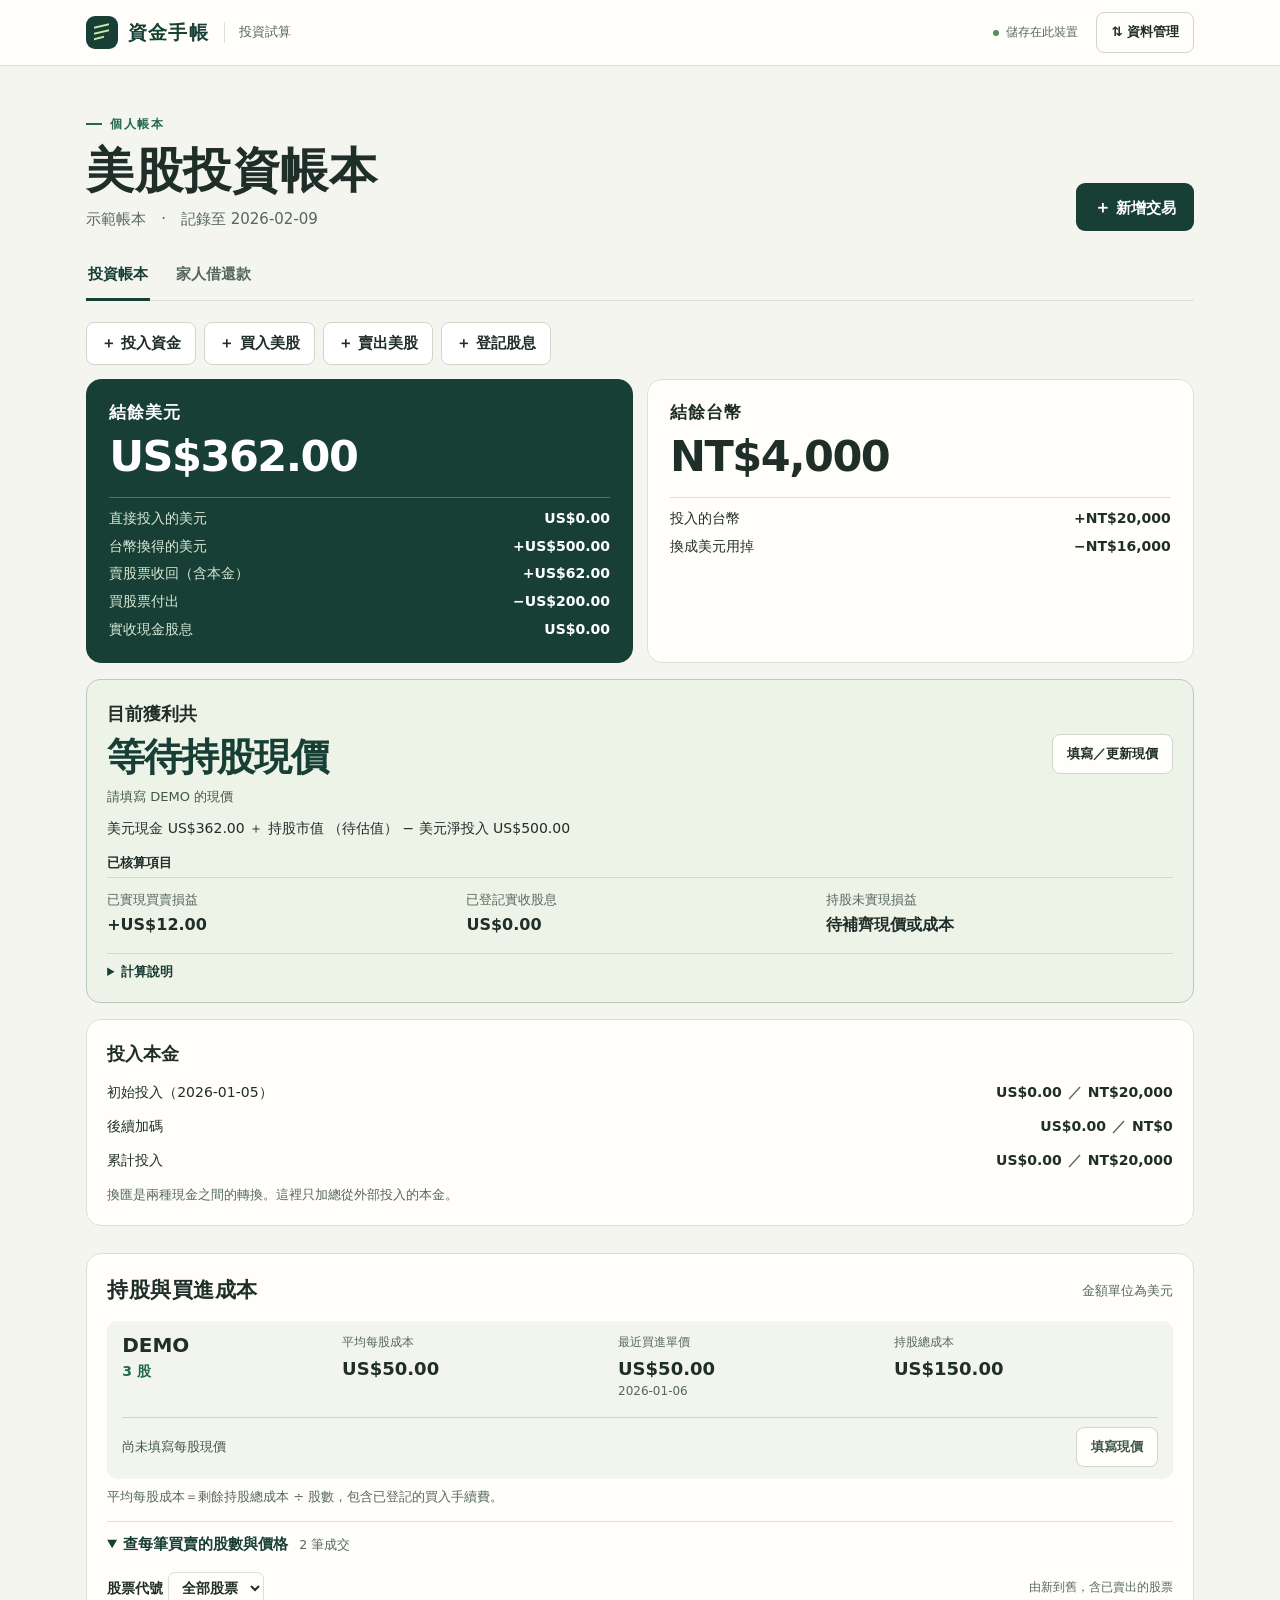
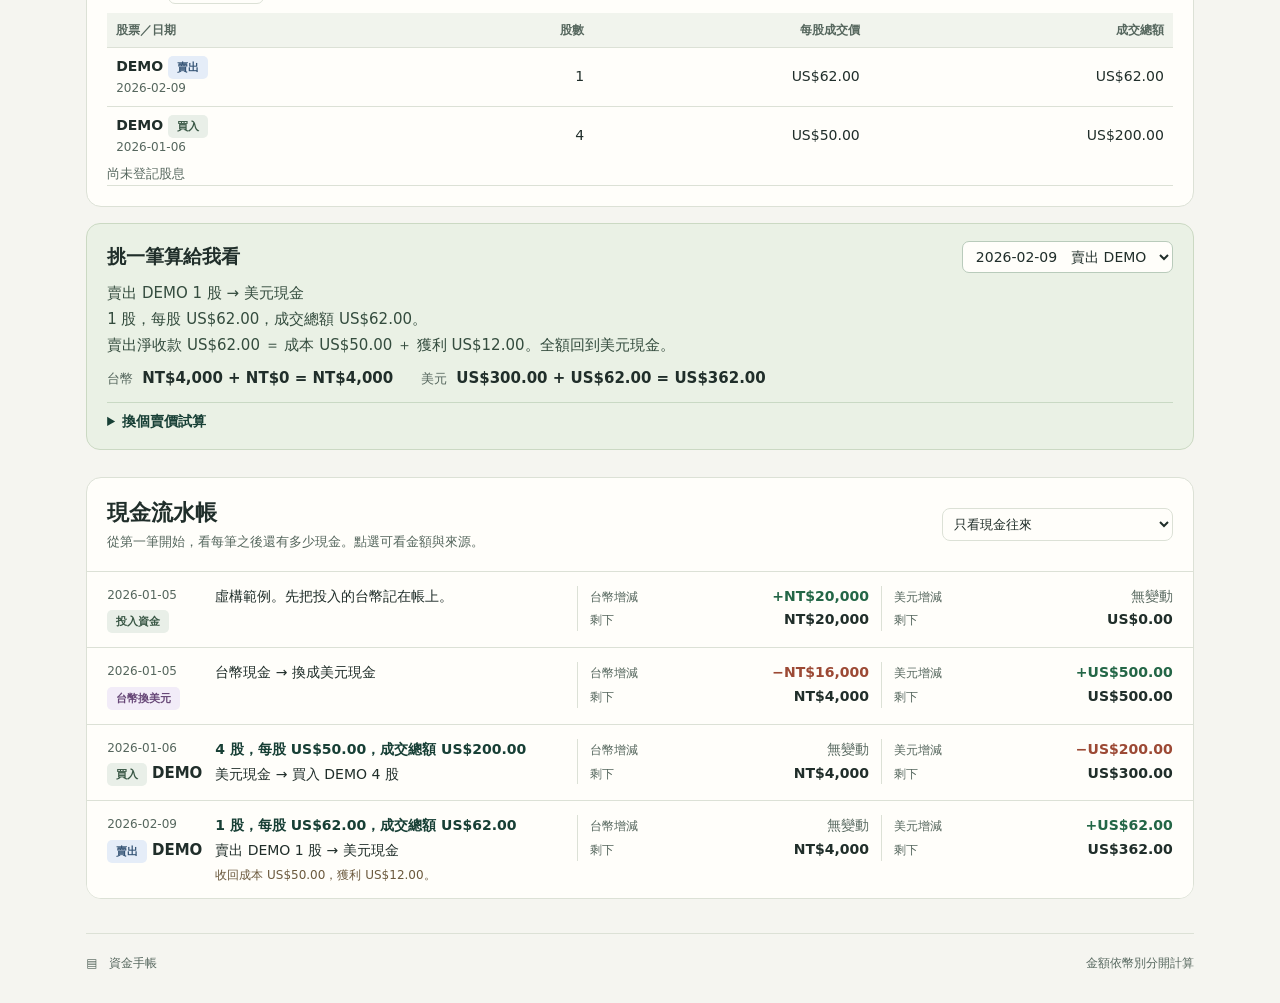
<file: src/stock-ledger/index.html>
<!doctype html>
<html lang="zh-Hant">
<head>
<meta charset="utf-8"><meta name="viewport" content="width=device-width,initial-scale=1,viewport-fit=cover"><meta name="theme-color" content="#173c34">
<title>資金手帳｜美股投資帳本</title><link rel="stylesheet" href="./style.css?v=us5">
<script defer src="./engine.js?v=us5"></script><script defer src="./seed.js?v=us5"></script><script defer src="./app.js?v=us5"></script><script defer src="./bridge.js"></script>
</head>
<body>
<header class="mast"><div class="mast-in"><a class="brand" href="#main" aria-label="資金手帳首頁"><span class="mark" aria-hidden="true"><i></i><i></i><i></i></span>資金手帳</a><span class="mast-sub">投資試算</span><div class="head-right"><span id="save-status" class="save-state"></span><button class="plain small" id="manage" type="button"><span aria-hidden="true">⇅</span> 資料管理</button></div></div></header>
<main id="main">
<div class="intro"><div><div class="eyebrow"><i></i> 個人帳本</div><h1 id="page-title">投資總覽</h1><p id="intro-desc"></p></div><button id="add" class="primary" type="button"><span aria-hidden="true">＋</span> <span id="add-label">新增交易</span></button></div>
<nav class="tabs" aria-label="帳本分頁"><button id="invest-tab" type="button" class="on" aria-pressed="true">投資帳本</button><button id="loans-tab" type="button" aria-pressed="false">家人借還款</button></nav>
<section id="view" aria-label="帳本內容"></section>
<footer><span class="footer-mark" aria-hidden="true">▤</span> 資金手帳<span>金額依幣別分開計算</span></footer>
</main>
<dialog id="panel" aria-labelledby="dialog-title"><div class="dialog-head"><h2 id="dialog-title"></h2><button id="close" class="x" type="button" aria-label="關閉">×</button></div><div id="panel-body"></div></dialog>
<div id="toast" role="status" aria-live="polite"></div><input id="import-file" type="file" accept=".json,application/json" hidden>
<noscript>請開啟 JavaScript 以使用帳本試算。</noscript>
</body></html>
</file>
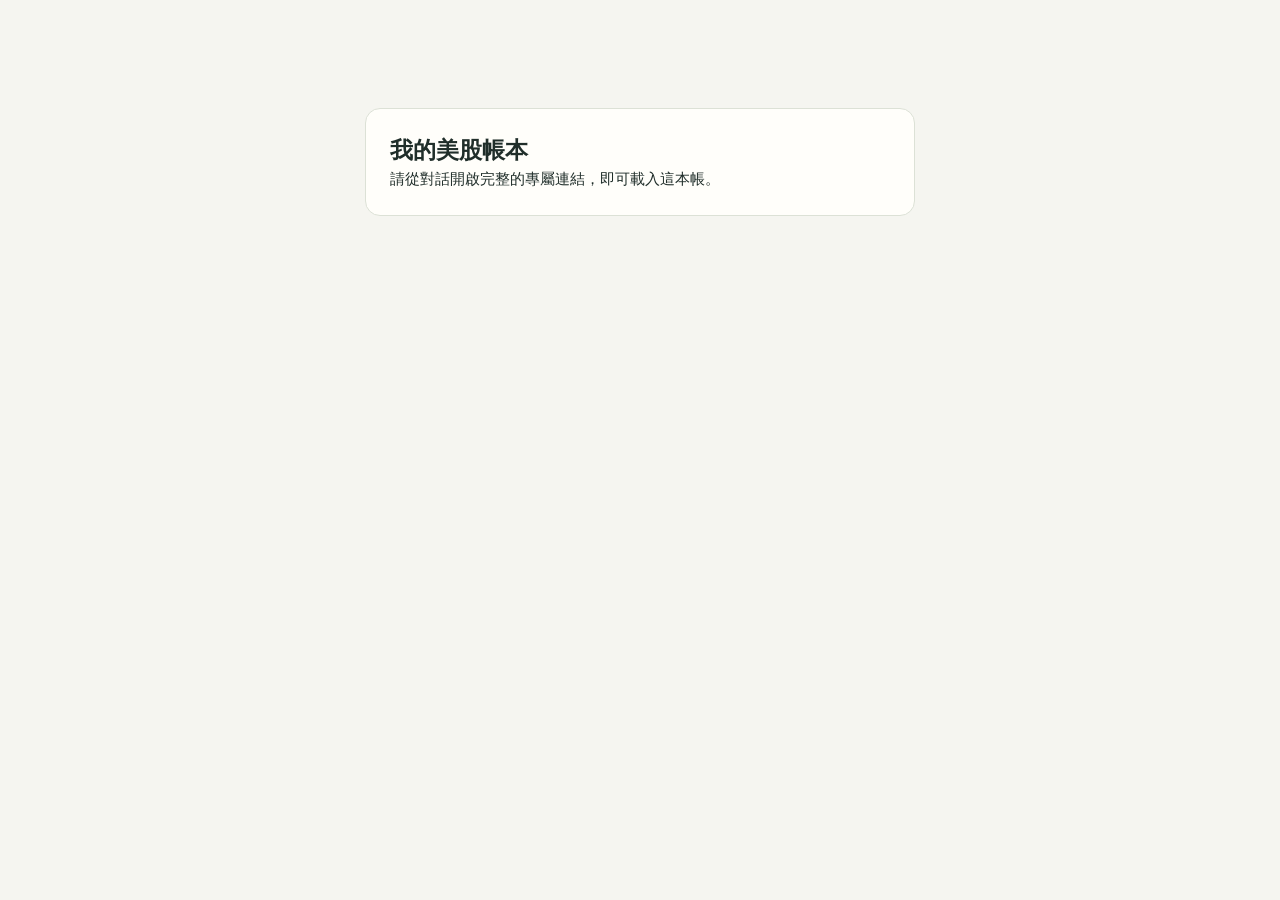
<file: src/stock-ledger/personal.html>
<!doctype html><html lang="zh-Hant"><head><meta charset="utf-8"><meta name="viewport" content="width=device-width,initial-scale=1,viewport-fit=cover"><meta name="referrer" content="no-referrer"><meta name="robots" content="noindex,nofollow"><meta name="theme-color" content="#173c34"><title>我的美股帳本</title><link rel="stylesheet" href="./style.css?v=us5"><script defer src="./engine.js?v=us5"></script><script defer src="./open-personal.js?v=us5"></script></head><body><section id="book-gate" class="box" style="max-width:550px;margin:12vh auto;padding:24px"><h1>我的美股帳本</h1><p id="gate-message" role="status">正在開啟帳本…</p><noscript>請啟用 JavaScript。</noscript></section><template id="book-layout">
<header class="mast"><div class="mast-in"><a class="brand" href="#main" aria-label="資金手帳首頁"><span class="mark" aria-hidden="true"><i></i><i></i><i></i></span>資金手帳</a><span class="mast-sub">投資試算</span><div class="head-right"><span id="save-status" class="save-state"></span><button class="plain small" id="manage" type="button"><span aria-hidden="true">⇅</span> 資料管理</button></div></div></header>
<main id="main">
<div class="intro"><div><div class="eyebrow"><i></i> 個人帳本</div><h1 id="page-title">投資總覽</h1><p id="intro-desc"></p></div><button id="add" class="primary" type="button"><span aria-hidden="true">＋</span> <span id="add-label">新增交易</span></button></div>
<nav class="tabs" aria-label="帳本分頁"><button id="invest-tab" type="button" class="on" aria-pressed="true">投資帳本</button><button id="loans-tab" type="button" aria-pressed="false">家人借還款</button></nav>
<section id="view" aria-label="帳本內容"></section>
<footer><span class="footer-mark" aria-hidden="true">▤</span> 資金手帳<span>金額依幣別分開計算</span></footer>
</main>
<dialog id="panel" aria-labelledby="dialog-title"><div class="dialog-head"><h2 id="dialog-title"></h2><button id="close" class="x" type="button" aria-label="關閉">×</button></div><div id="panel-body"></div></dialog>
<div id="toast" role="status" aria-live="polite"></div><input id="import-file" type="file" accept=".json,application/json" hidden>

</template><script type="application/json" id="sealed-book">{"iv":"yF8wlgid1QmhIc2c","data":"[base64]"}</script></body></html>
</file>
<file: src/stock-ledger/style.css>
:root{color-scheme:light;--ink:#202e2a;--mut:#56675e;--pine:#173f35;--teal:#23694f;--paper:#f5f5f0;--line:#dce1d6;--lime:#c8eaa3;--amber:#79511b;--soft:#f8ecd3;--white:#fffefa;font-family:-apple-system,BlinkMacSystemFont,"PingFang TC","Noto Sans TC","Microsoft JhengHei",system-ui,sans-serif}
*{box-sizing:border-box}body{margin:0;background:var(--paper);color:var(--ink);font-size:15px;line-height:1.55}button,input,select,textarea{font:inherit;color:inherit}button,a,input,select,textarea{touch-action:manipulation}button{cursor:pointer}button:focus-visible,a:focus-visible,input:focus-visible,select:focus-visible,textarea:focus-visible,summary:focus-visible{outline:3px solid #328970;outline-offset:3px}button{border:0;background:none}button:disabled{opacity:.55;cursor:default}h1,h2,h3,p{margin:0}.mast{border-bottom:1px solid var(--line);background:var(--white)}.mast-in,main{max-width:1210px;margin:auto;padding-left:clamp(16px,4vw,54px);padding-right:clamp(16px,4vw,54px)}.mast-in{height:65px;display:flex;align-items:center;gap:15px}.brand{display:flex;gap:10px;align-items:center;font-size:19px;font-weight:800;text-decoration:none;letter-spacing:.06em;color:var(--pine)}.mark{position:relative;display:inline-block;width:32px;height:33px;border-radius:9px;background:var(--pine)}.mark i{position:absolute;left:8px;top:9px;width:15px;height:2px;background:var(--lime);transform:skewY(-13deg)}.mark i:nth-child(2){top:15px}.mark i:nth-child(3){top:21px;width:10px}.mast-sub{color:var(--mut);font-size:13px;border-left:1px solid var(--line);padding-left:14px}.head-right{margin-left:auto;display:flex;align-items:center;gap:18px}.save-state{font-size:12px;color:var(--mut)}.save-state:before{content:'';display:inline-block;width:6px;height:6px;margin-right:7px;background:#50915e;border-radius:50%}.plain,.small,.secondary{border:1px solid #cfd6ca;border-radius:8px;padding:9px 14px;background:var(--white);font-weight:600}.small{font-size:13px}.primary{border-radius:9px;background:var(--pine);color:#fff;padding:11px 18px;font-weight:650}.primary:hover,.primary:focus{background:#245943}.primary span:first-child{font-size:1.15em}.plain:hover,.secondary:hover{background:#f1f5ec}.intro{display:flex;align-items:end;justify-content:space-between;gap:18px;padding:clamp(25px,4vw,49px) 0 24px}.intro h1{font-size:clamp(31px,4vw,48px);line-height:1.22;letter-spacing:.01em;margin:7px 0 9px;font-weight:750}.intro p{color:var(--mut);font-size:15px}.eyebrow{font-size:12px;color:var(--teal);font-weight:700;letter-spacing:.12em;display:flex;align-items:center;gap:8px}.eyebrow i{width:16px;height:2px;background:var(--teal)}.tabs{display:flex;gap:24px;border-bottom:1px solid var(--line);margin-bottom:21px}.tabs button{font-size:15px;font-weight:650;padding:8px 2px 11px;color:var(--mut);border-bottom:3px solid transparent;margin-bottom:-1px}.tabs button.on{color:var(--pine);border-color:var(--pine)}.cards{display:grid;grid-template-columns:1.12fr 1fr 1fr;gap:13px}.card,.box{border:1px solid var(--line);border-radius:15px;background:var(--white)}.card{padding:20px 22px;min-width:0;position:relative;overflow:hidden;display:flex;flex-direction:column;align-items:flex-start}.card.dark{background:var(--pine);border-color:var(--pine);color:#fff}.card.dark:after{content:'';width:96px;height:96px;position:absolute;top:-37px;right:-24px;border:1px solid #b1ce9e3b;border-radius:50%;box-shadow:0 0 0 11px #a6cd9215,0 0 0 22px #a6cd9212,0 0 0 33px #a6cd920c;pointer-events:none}.card-top{display:flex;gap:8px;align-items:center}.sym{border:1px solid #d8e4d2;background:#f0f5e9;color:var(--pine);border-radius:6px;width:25px;height:25px;display:inline-grid;place-items:center;font-weight:700;font-size:13px}.dark .sym{background:#305843;border-color:#4e7050;color:var(--lime)}.card h2{font-size:15px;font-weight:650}.big,.num,.money{font-variant-numeric:tabular-nums}.big{font-size:clamp(25px,3.1vw,38px);font-weight:700;line-height:1.25;letter-spacing:-.035em;margin:16px 0 8px;overflow-wrap:anywhere}.card p{color:var(--mut);font-size:13px;margin-top:auto}.dark p{color:#d1dfcf}.card .flag{margin-top:5px}.flag,.pill{display:inline-flex;align-items:center;gap:5px;border-radius:20px;font-size:12px;font-weight:650;padding:3px 9px;line-height:1.55}.flag{background:var(--soft);color:var(--amber)}.flag:before{content:'';height:6px;width:6px;border-radius:50%;background:#ae7927}.section-head{display:flex;align-items:center;gap:12px;justify-content:space-between;margin-bottom:14px}.section-head h2,.box-title{font-size:21px;font-weight:700;letter-spacing:.025em}.section-head small{font-weight:500;color:var(--mut);white-space:nowrap}.space{margin-top:27px}.box{padding:20px}.positions{display:grid;grid-template-columns:repeat(auto-fit,minmax(190px,1fr));gap:10px}.pos{background:#f3f6ef;border-radius:9px;padding:12px 15px;display:flex;align-items:center;gap:11px}.pos-abbr{width:37px;height:37px;border:1px solid #cedac6;background:var(--white);border-radius:9px;display:grid;place-items:center;color:var(--pine);font-weight:750;font-size:13px;flex-shrink:0}.pos strong,.pos span,.pos small{display:block}.pos small,.muted{color:var(--mut)}.pos .qty{margin-left:auto;font-weight:700;white-space:nowrap}.reconcile{margin-top:14px;background:#fcf7e9;border:1px solid #e6dabc;border-radius:11px;padding:11px 15px;color:#654c28}.reconcile summary{cursor:pointer;font-weight:650}.reconcile p,.reconcile ul{font-size:14px;margin:8px 0}.reconcile .fine{color:#745a31}.fine{font-size:13px;color:var(--mut)}.ledger{padding:0;overflow:hidden}.ledger-tools{display:flex;justify-content:space-between;align-items:center;gap:10px;padding:18px 20px}.ledger-tools h2{font-size:22px}.ledger-tools p{font-size:13px;color:var(--mut);margin-top:2px}.ledger-tools select{border:1px solid var(--line);border-radius:8px;background:var(--white);padding:7px;font-size:13px;max-width:45%}.ledger-row,.ledger-cols{display:grid;grid-template-columns:100px minmax(120px,1.3fr) minmax(100px,1fr) minmax(105px,1fr) minmax(96px,.9fr) 14px;gap:12px;align-items:center}.ledger-cols{font-size:12px;color:var(--mut);background:#f1f3ec;border-top:1px solid var(--line);padding:8px 20px}.ledger-row{padding:13px 20px;border-top:1px solid var(--line);width:100%;text-align:left;background:var(--white);font-size:14px}.ledger-row:hover{background:#f6f8f1}.num,.right{text-align:right}.num{font-weight:600}.row-date,.chev{color:var(--mut)}.row-date{font-size:13px;font-variant-numeric:tabular-nums}.title-cell{display:flex;align-items:center;flex-wrap:wrap;gap:6px}.pill{white-space:nowrap;border-radius:5px;font-size:11px;font-weight:700;background:#e9efe8;color:#385644}.pill.sell{background:#e5edf8;color:#355475}.pill.fx,.pill.cash{background:#f2ecf8;color:#674777}.pill.adjustment{background:var(--soft);color:var(--amber)}.positive{color:#236646}.negative{color:#9c4934}.hold{color:#805d24}.mobile-label{display:none}.empty{padding:16px;color:var(--mut);text-align:center}.loan-row,.loan-cols{grid-template-columns:1fr 1fr 1fr 1fr 14px}.footer-mark{margin-right:7px}footer{display:flex;align-items:center;gap:4px;font-size:12px;color:var(--mut);margin-top:34px;padding:20px 0 30px;border-top:1px solid var(--line)}footer span:last-child{margin-left:auto}dialog{width:calc(100% - 26px);max-width:510px;border:1px solid var(--line);border-radius:16px;background:var(--white);color:var(--ink);padding:0;max-height:89dvh;overflow:auto;box-shadow:0 18px 72px #11211732}dialog::backdrop{background:#14282066}.dialog-head{position:sticky;top:0;background:var(--white);padding:17px 20px;display:flex;gap:10px;align-items:center;justify-content:space-between;border-bottom:1px solid var(--line);z-index:1}.dialog-head h2{font-size:21px}.x{width:32px;height:32px;border:1px solid var(--line);border-radius:50%;font-size:21px;line-height:1}.x:hover{background:#f1f5ec}#panel-body{padding:18px 20px 21px}.detail-meta{display:flex;align-items:center;gap:10px;color:var(--mut);font-size:14px;margin-bottom:14px}.detail-grid{background:#f2f5ed;border-radius:10px;padding:4px 13px;margin:10px 0}.detail-grid>div{padding:9px 0;display:flex;justify-content:space-between;align-items:center;gap:10px}.detail-grid>div+div{border-top:1px solid var(--line)}.detail-grid span{color:var(--mut)}.detail-grid b{font-variant-numeric:tabular-nums;text-align:right;overflow-wrap:anywhere}.note{border-left:3px solid #adbf9c;padding:3px 10px;overflow-wrap:anywhere;margin:13px 0}.actions{margin-top:20px;display:flex;align-items:center;justify-content:flex-end;gap:9px}.danger{color:#a13c2b;border:1px solid #e5c9bf;background:#fff9f6;border-radius:8px;padding:9px 13px}.actions .danger{margin-right:auto}.form-grid{display:grid;grid-template-columns:1fr 1fr;gap:12px}.fld{display:flex;flex-direction:column;gap:5px;font-size:13px;font-weight:650}.fld.wide{grid-column:1/-1}.fld input,.fld select,.fld textarea{width:100%;min-width:0;padding:9px 11px;border:1px solid #cbd4c6;border-radius:8px;background:white;font-size:16px;font-weight:400}.fld textarea{resize:vertical}.form-hint{margin:12px 0;font-size:13px;color:var(--mut)}#form-error{color:#a23e2c;font-size:14px;margin-top:8px}.manager{display:grid;gap:10px;margin-top:15px}.manager button{text-align:left}.manager p{font-size:13px;font-weight:400;color:var(--mut)}#toast{position:fixed;bottom:22px;left:50%;transform:translateX(-50%);z-index:3;background:#14382d;color:white;padding:8px 16px;border-radius:12px;box-shadow:0 3px 16px #0002;max-width:90%;text-align:center}#toast:empty{display:none}.visually-hidden{position:absolute!important;width:1px;height:1px;overflow:hidden;clip-path:inset(50%)}.tight{margin-top:10px}
@media(max-width:800px){.card{padding:16px}.ledger-row,.ledger-cols{gap:8px;grid-template-columns:76px minmax(105px,1.25fr) 1fr 1fr .85fr 10px}.loan-row,.loan-cols{grid-template-columns:1fr 1fr 1fr 1fr 10px}.ledger-row,.ledger-cols{padding-left:13px;padding-right:13px}}
@media(max-width:640px){.mast-in{height:55px;gap:9px}.mast-sub,.save-state{display:none}.intro{align-items:center;padding:22px 0 17px;gap:8px}.intro p{font-size:13px}.intro h1{margin:5px 0}.intro .primary{font-size:13px;padding:8px 10px;flex-shrink:0}.tabs{margin-bottom:14px}.cards{grid-template-columns:1fr 1fr;gap:9px}.card.dark{grid-column:1/-1;display:grid;grid-template-columns:1fr auto;align-items:center;gap:3px 10px}.card.dark h2{font-size:15px}.card.dark .big{grid-row:span 2;margin:0;font-size:28px}.card.dark p{grid-row:2}.card{border-radius:11px;padding:13px}.card h2{font-size:13px}.card .big{font-size:24px;margin:9px 0 4px}.card p{font-size:12px}.sym{width:21px;height:21px}.box{border-radius:11px;padding:14px}.space{margin-top:18px}.section-head h2,.ledger-tools h2{font-size:19px}.section-head{margin-bottom:9px}.ledger{padding:0}.ledger-tools{padding:14px}.ledger-cols{display:none}.ledger-row{grid-template-columns:1fr 1fr 1fr;gap:7px 5px;padding:13px 15px}.row-date{font-size:12px;grid-column:2/4;text-align:right;grid-row:1}.title-cell{grid-column:1;grid-row:1;flex-wrap:nowrap;white-space:nowrap}.ledger-row .num{text-align:left;font-size:13px}.ledger-row .num:nth-last-child(2){text-align:right}.mobile-label{display:block;font-size:10px;color:var(--mut);font-weight:500}.chev{display:none}.loan-row .row-date{grid-column:1/-1;text-align:left}.loan-row .num{grid-row:2}.pos{padding:9px 12px}.reconcile{font-size:13px}.form-grid{gap:10px}.actions{flex-wrap:wrap}.footer-mark{margin-right:3px}}
.review{margin-top:14px;border:1px solid #deceb0;border-radius:13px;background:#f9f4e7;padding:15px 19px}.review-head{display:flex;align-items:center;justify-content:space-between;gap:8px}.review-head h2{color:#654d24;font-size:16px}.review-head small{font-size:12px;color:#725b38}.compare{display:grid;grid-template-columns:repeat(3,1fr);margin:11px 0 4px;color:#57452b}.compare>div{padding:0 14px;border-left:1px solid #decfb7}.compare>div:first-child{padding-left:0;border:0}.compare span,.compare b{display:block}.compare span{font-size:13px}.compare b{font-variant-numeric:tabular-nums;font-size:clamp(18px,2vw,23px)}.whatif{margin:11px 0 2px;border-top:1px solid #e2d4bc;padding-top:9px}.whatif label{font-size:14px;display:block;cursor:pointer}.whatif input{accent-color:var(--pine);width:16px;height:16px;vertical-align:middle;margin:0 4px 2px 0}.whatif p{font-size:13px;color:#6a5637;margin:4px 0}.review .reconcile{margin:8px 0 0;padding:8px 0 0;border:0;border-top:1px solid #e2d4bc;border-radius:0;background:none;font-size:13px}
@media(max-width:640px){.review{padding:12px}.compare>div{padding:0 7px}.compare span{font-size:12px}.compare b{font-size:17px}}

/* Two cash accounts, each with its own sources, spending, and running balance. */
.wallets{display:grid;grid-template-columns:1fr 1fr;gap:14px}
.wallet{border:1px solid var(--line);border-radius:15px;background:var(--white);padding:19px 22px;min-width:0}
.wallet h2{font-size:17px;letter-spacing:.05em}
.wallet-total{display:block;font-size:clamp(29px,3.4vw,43px);line-height:1.25;font-variant-numeric:tabular-nums;margin:5px 0 13px;letter-spacing:-.035em;overflow-wrap:anywhere}
.wallet dl,.worked-math{margin:0;font-variant-numeric:tabular-nums}
.wallet dl{padding-top:7px;border-top:1px solid var(--line)}
.wallet dl>div{display:flex;align-items:baseline;gap:8px;justify-content:space-between;padding:3px 0}
.wallet dt,.wallet dd{font-size:14px;margin:0}
.wallet dd{font-weight:650;text-align:right}
.wallet-us{background:var(--pine);color:white;border-color:var(--pine)}
.wallet-us dl{border-color:#527164}.wallet-us dt{color:#d8e8d5}
.worked{margin-top:16px;background:#eaf1e5;border:1px solid #cbd9c3;border-radius:14px;padding:17px 20px}
.worked h2{font-size:19px}
.worked-top{display:flex;align-items:center;justify-content:space-between;gap:10px}
.worked-top select,.trial input{border:1px solid #b9cbbb;border-radius:7px;background:var(--white);padding:6px 9px;font-size:14px;color:var(--ink)}
.worked-top select{min-width:0;max-width:60%}
.worked-copy{margin:9px 0;color:#344c3e}.worked-copy p{margin:3px 0}
.worked-math{display:flex;flex-wrap:wrap;gap:8px 28px;margin-top:10px}
.worked-math>div{display:flex;align-items:baseline;gap:9px}
.worked-math dt{color:var(--mut);font-size:13px}
.worked-math dd{margin:0;font-weight:650}
.trial{margin:11px 0 0;border-top:1px solid #c9d9c4;padding-top:8px}
.trial summary{cursor:pointer;color:var(--pine);font-size:14px;font-weight:650}
.trial label{display:flex;align-items:center;gap:8px;margin:8px 0}
.trial input{width:110px;max-width:45%;font-size:16px}
.trial p,.ref-note,.profit-foot{color:var(--mut);font-size:14px}.ref-note,.profit-foot{margin:10px 0 0}
.cash-row{display:grid;grid-template-columns:96px minmax(140px,1.2fr) minmax(144px,1fr) minmax(144px,1fr);align-items:start;width:100%;gap:12px;text-align:left;border-top:1px solid var(--line);padding:14px 20px;background:var(--white)}
.cash-row:hover{background:#f4f7f0}
.flow-id,.flow-route,.wallet-cell{min-width:0;overflow-wrap:anywhere}
.flow-id small,.flow-route small,.flow-id>span{display:block}
.flow-id small{color:var(--mut);font-size:12px;margin-bottom:5px;font-variant-numeric:tabular-nums}
.flow-route{font-size:14px;line-height:1.55}
.flow-route small{font-size:12px;color:#6b593d;margin-top:4px}
.wallet-cell{display:grid;grid-template-columns:auto 1fr;gap:2px 7px;align-items:baseline;font-variant-numeric:tabular-nums;border-left:1px solid var(--line);padding-left:12px}
.wallet-cell span{font-size:12px;color:var(--mut);font-weight:500}
.wallet-cell strong,.wallet-cell b{margin:0;text-align:right;font-size:14px}
.wallet-cell b:not(.positive):not(.negative){font-weight:500;color:var(--mut)}
.route-detail{font-weight:650;color:var(--pine)}
@media(max-width:760px){
 .cash-row{grid-template-columns:1fr 1fr;gap:7px 10px;padding:13px 15px}
 .flow-id,.flow-route{grid-column:1/-1}
 .flow-id{display:flex;align-items:center;gap:8px}.flow-id small{margin:0}.flow-id>span{order:-1}
 .flow-route small{margin:2px 0 0}
 .wallet-cell{padding:6px 8px;background:#f2f5ee;border:0;border-radius:6px}
}
@media(max-width:600px){
 .wallets{grid-template-columns:1fr;gap:8px}.wallet{padding:12px 14px;border-radius:12px}
 .wallet h2,.wallet-total{display:inline-block;vertical-align:baseline}.wallet-total{margin:0 0 6px 12px;font-size:29px}.wallet h2{font-size:16px}
 .wallet dl{padding-top:4px}.wallet dl>div{padding:1px 0}
 .worked{padding:13px 14px}.worked-top{align-items:flex-start;flex-direction:column}.worked-top select{width:100%;max-width:none;font-size:16px}.worked-math{display:grid;gap:5px}
 .wallet-cell{grid-template-columns:minmax(27px,auto) 1fr;padding:5px;gap:1px 4px}.wallet-cell b,.wallet-cell strong{font-size:13px}
}

/* Stock quantities, acquisition costs and recorded fills. */
.stock-position{display:grid;grid-template-columns:minmax(95px,.75fr) 3fr;gap:16px;align-items:start;padding:12px 15px;background:#f1f5ed;border-radius:10px;margin-bottom:8px}
.stock-name h3{font-size:20px;line-height:1.2;overflow-wrap:anywhere}
.stock-name>b{display:block;color:var(--teal);margin-top:4px;font-size:14px}
.stock-position dl{display:grid;grid-template-columns:repeat(3,minmax(0,1fr));gap:12px;margin:0}
.stock-position dt,.trade-tools small,.trade-history th small,.trade-history td small{font-size:12px;color:var(--mut);font-weight:500}
.stock-position dd{margin:3px 0 0;font-size:18px;font-weight:700;font-variant-numeric:tabular-nums;overflow-wrap:anywhere}
.stock-position dd small{display:block;color:var(--mut);font-size:12px;font-weight:500}
.trade-history{margin-top:14px;border-top:1px solid var(--line);border-bottom:1px solid var(--line)}
.trade-history summary{padding:11px 0;color:var(--pine);font-weight:700;cursor:pointer}
.trade-history summary small{color:var(--mut);font-weight:500;margin-left:6px}
.trade-tools{display:flex;align-items:center;justify-content:space-between;gap:8px;flex-wrap:wrap;margin:4px 0 9px}
.trade-tools label{font-size:14px;font-weight:600}
.trade-tools select{border:1px solid var(--line);border-radius:7px;padding:6px 9px;background:var(--white);font:inherit;color:var(--ink)}
.trade-history table{width:100%;border-collapse:collapse;font-size:14px;font-variant-numeric:tabular-nums}
.trade-history th,.trade-history td{padding:8px 9px;text-align:right}
.trade-history thead th{background:#f1f4ed;font-size:12px;color:var(--mut)}
.trade-history th:first-child{text-align:left}
.trade-history tbody tr{border-top:1px solid var(--line)}
.trade-history th small,.trade-history td small{display:block}
.trade-terms{display:block;color:var(--pine);margin-bottom:3px;font-variant-numeric:tabular-nums}
@media(max-width:650px){
 .stock-position{display:block;padding:12px}
 .stock-name{display:flex;align-items:baseline;gap:9px;margin-bottom:9px}
 .stock-position dl{gap:8px}.stock-position dd{font-size:15px}
 .trade-tools select{font-size:16px}
}
@media(max-width:540px){
 .trade-history thead{position:absolute;width:1px;height:1px;overflow:hidden;clip-path:inset(50%)}
 .trade-history tbody tr{display:grid;grid-template-columns:repeat(3,minmax(0,1fr));gap:6px;padding:9px 0}
 .trade-history tbody th{grid-column:1/-1;display:flex;align-items:center;gap:5px;padding:0;min-width:0;overflow-wrap:anywhere}
 .trade-history th small{margin-left:auto}
 .trade-history td{display:block;padding:0;text-align:left;min-width:0;overflow-wrap:anywhere}
 .trade-history td:before{content:attr(data-label);display:block;font-size:11px;color:var(--mut)}
}

.entry-shortcuts{display:flex;gap:8px;flex-wrap:wrap;margin:0 0 14px}
.entry-shortcuts button{background:#fff}
.profit-box,.contributions{margin:16px 0 0}
.profit-box{padding:20px;border:1px solid #b8cbbc;border-radius:14px;background:#eef3e8}
.profit-head,.quote-line,.contributions dl>div{display:flex;align-items:center;justify-content:space-between;gap:10px}
.profit-head h2,.contributions h2{font-size:18px}.profit-head strong{font-size:clamp(26px,4vw,38px);letter-spacing:-.035em;color:var(--pine);font-variant-numeric:tabular-nums}.profit-head p,.profit-note,.profit-explain,.quote-line{font-size:13px}
.profit-head p,.profit-note,.quote-line{color:#415748}.profit-head button,.quote-line button{font-size:13px;white-space:nowrap}
.profit-parts{display:grid;grid-template-columns:repeat(3,minmax(0,1fr));gap:12px;margin:14px 0 8px;padding:12px 0;border-block:1px solid #cfdbca}
.profit-parts dt{font-size:13px;color:var(--mut)}.profit-parts dd,.contributions dd{font-size:16px;font-weight:650;margin:3px 0;font-variant-numeric:tabular-nums}
.profit-explain summary{cursor:pointer;color:var(--pine);font-weight:650}.profit-explain p,.profit-note{margin:6px 0 0}
.contributions dl{margin:8px 0}.contributions dl>div{padding:3px 0}.contributions dt{font-size:14px}.contributions dd{font-size:14px}.contributions dd span{color:var(--mut);padding:0 6px}
.quote-line{grid-column:1/-1;flex-wrap:wrap;border-top:1px solid #ccd7c8;padding-top:9px}.quote-line a{color:var(--pine);text-decoration:underline}.stock-name small{display:block;color:var(--mut);font-size:13px}.pill.dividend{background:#e9e4fa;color:#554179}
@media(max-width:600px){.entry-shortcuts{display:grid;grid-template-columns:repeat(2,minmax(0,1fr));gap:7px}.entry-shortcuts button{padding:9px}.profit-box{padding:14px}.profit-head{align-items:flex-start}.profit-head button{padding:6px 8px}.profit-parts{grid-template-columns:1fr;gap:5px}.profit-parts>div{display:flex;justify-content:space-between;gap:8px}.profit-parts dd{font-size:14px;margin:0;text-align:right}.contributions dl>div{flex-wrap:wrap;gap:3px 8px}.quote-line{margin-top:8px}.stock-name{flex-wrap:wrap}}
.profit-equation{font-size:14px;line-height:1.7;margin:10px 0 12px;font-variant-numeric:tabular-nums}.profit-label{font-size:13px;font-weight:700}.profit-label+.profit-parts{margin-top:4px}
</file>
